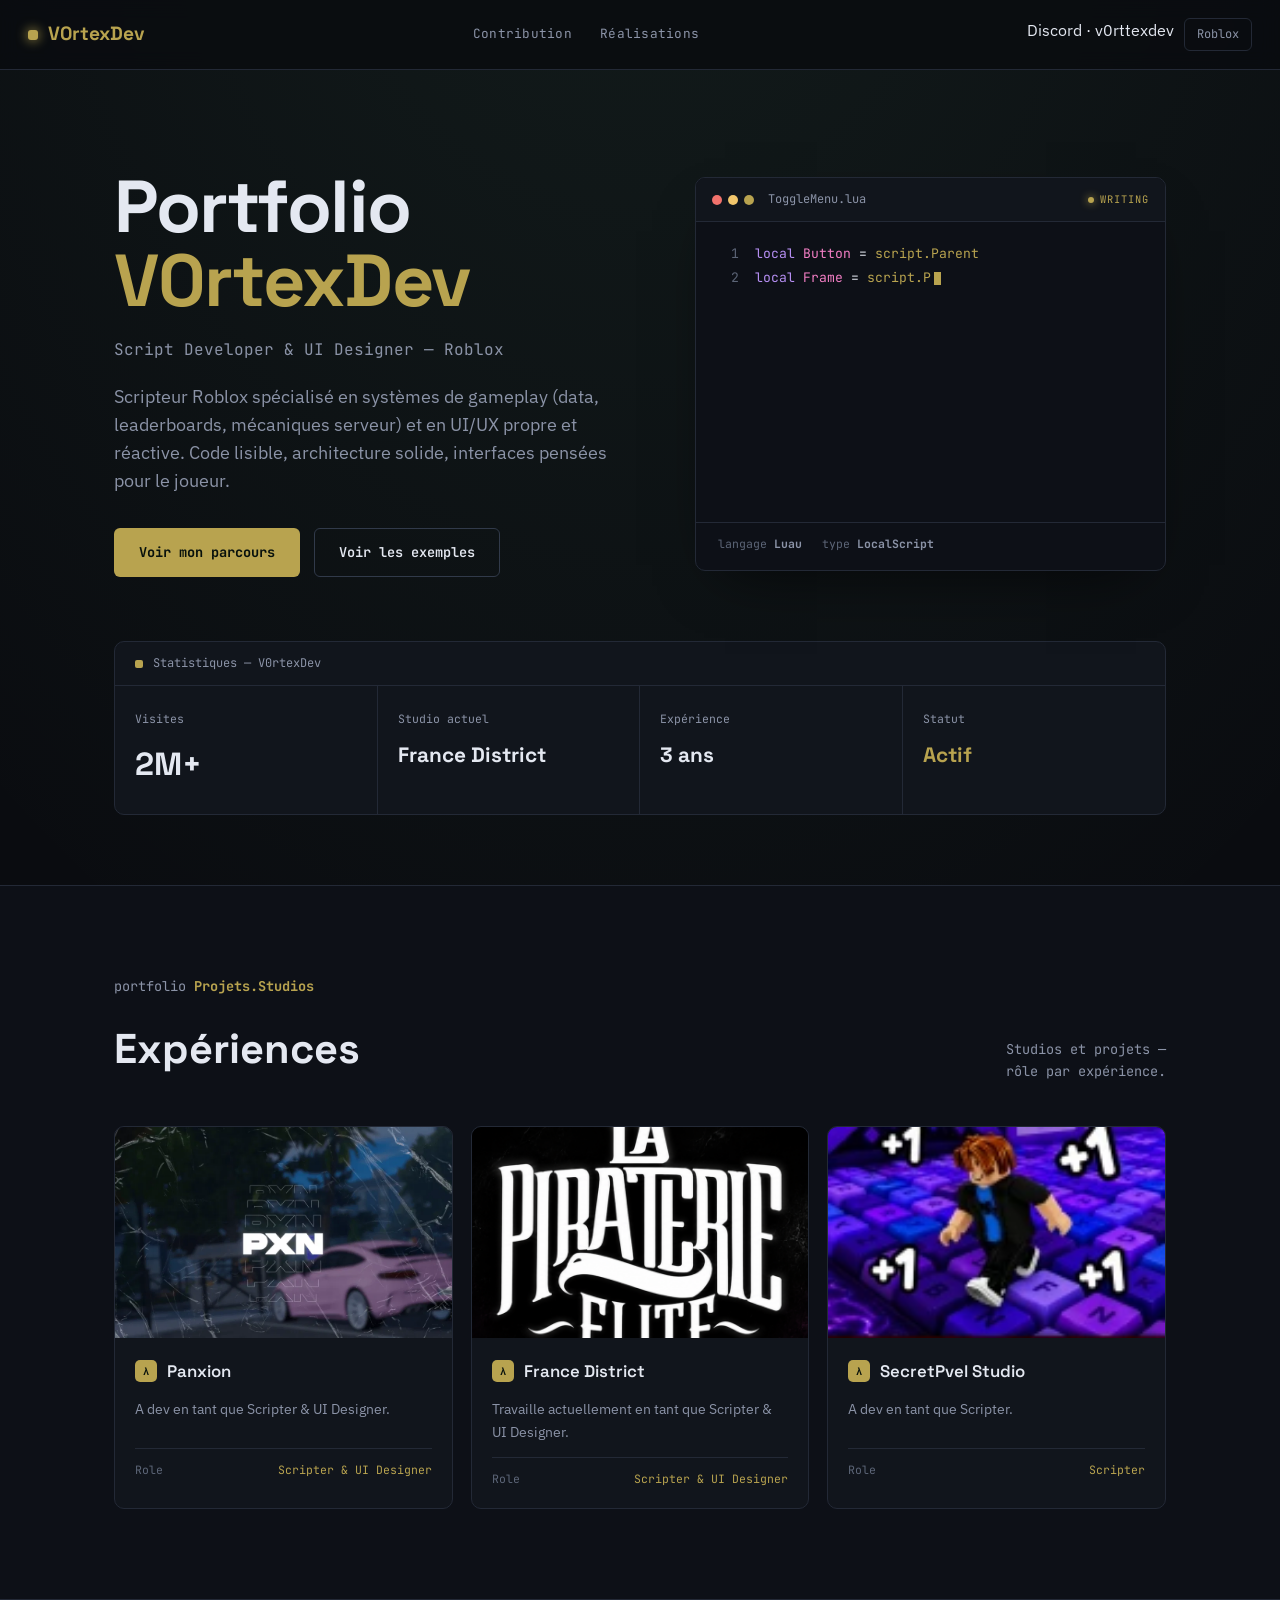
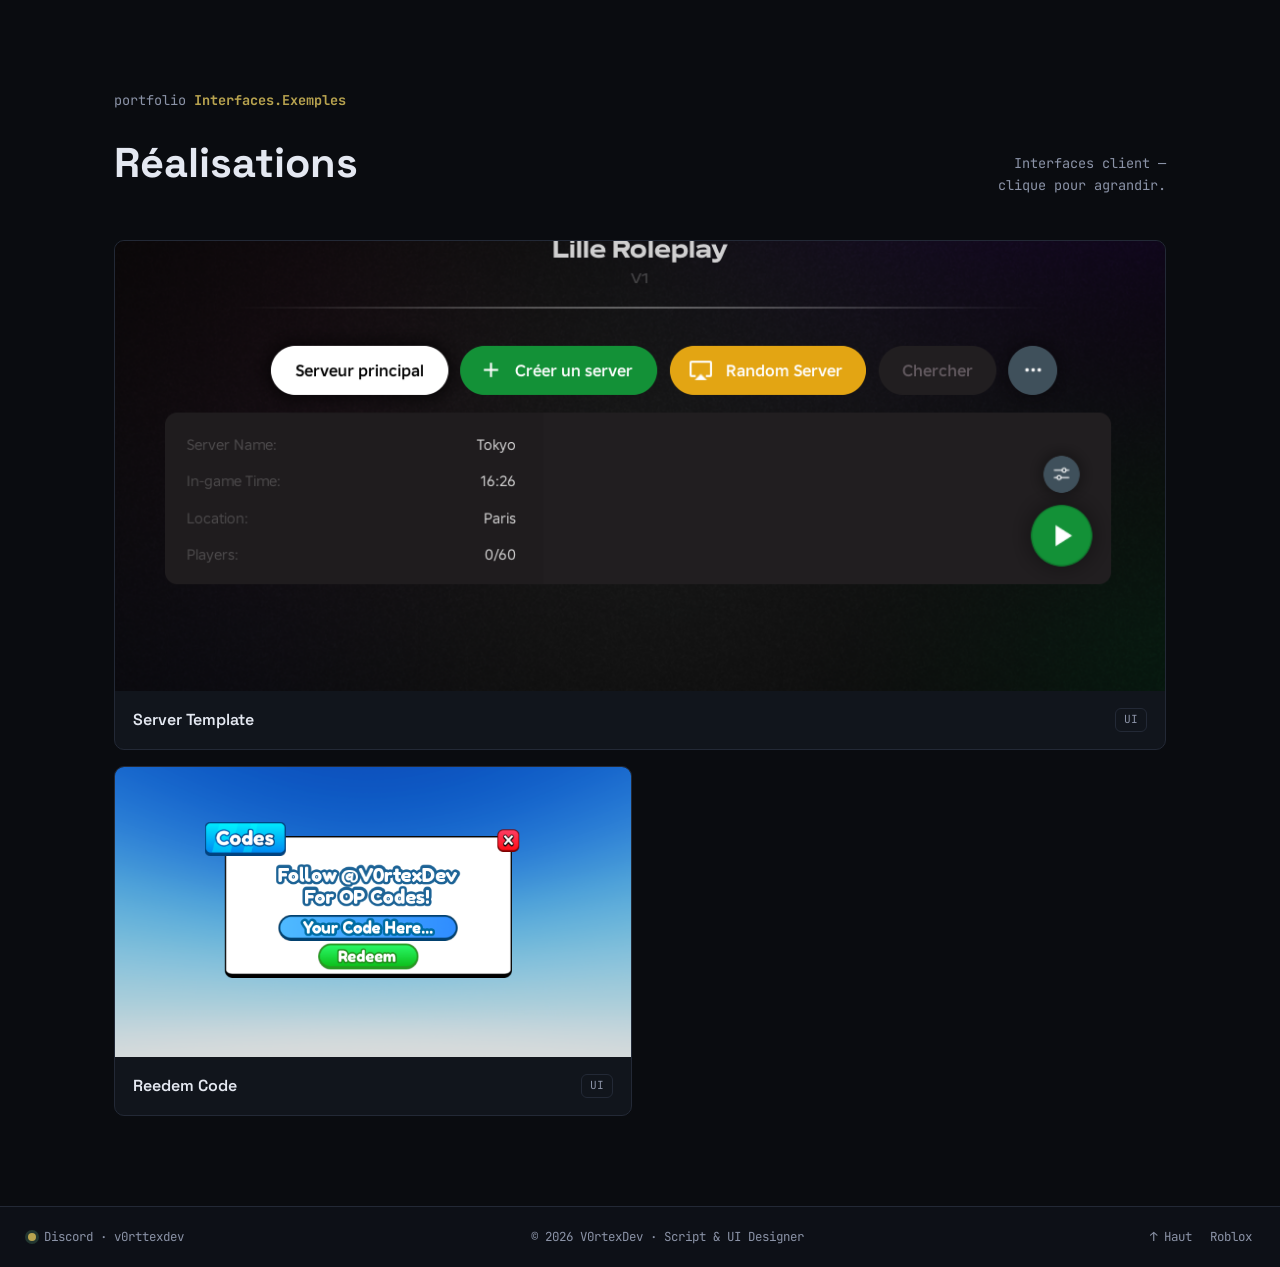
<file: index.html>
<!DOCTYPE html><html lang="fr"><head><meta charset="UTF-8">
<meta name="viewport" content="width=device-width, initial-scale=1.0">
<title>V0rtexDev</title>
<meta name="description" content="Portfolio V0rtexDev">
<link rel="preconnect" href="https://fonts.googleapis.com/">
<link rel="preconnect" href="https://fonts.gstatic.com/" crossorigin="">
<link href="https://fonts.googleapis.com/css2?family=Space+Grotesk:wght@400;500;600;700&family=IBM+Plex+Sans:wght@400;500;600&family=JetBrains+Mono:wght@400;500;700&display=swap" rel="stylesheet">
<link rel="stylesheet" href="style.css">
<style>
  /* Styles pour la modale d'agrandissement des images */
  .lightbox-modal {
    display: none;
    position: fixed;
    z-index: 9999;
    top: 0;
    left: 0;
    width: 100%;
    height: 100%;
    background-color: rgba(0, 0, 0, 0.85);
    backdrop-filter: blur(5px);
    justify-content: center;
    align-items: center;
    overflow: hidden;
  }
  .lightbox-modal.active {
    display: flex;
  }
  .lightbox-content {
    max-width: 90%;
    max-height: 90%;
    object-fit: contain;
    border-radius: 8px;
    box-shadow: 0 10px 30px rgba(0,0,0,0.5);
    cursor: zoom-in;
    transition: transform 0.2s ease;
  }
  .lightbox-close {
    position: absolute;
    top: 25px;
    right: 35px;
    color: #fff;
    font-size: 40px;
    font-weight: bold;
    cursor: pointer;
    background: none;
    border: none;
    z-index: 10000;
  }
  .clip-preview img {
    cursor: pointer;
    transition: transform 0.3s ease;
  }
  .clip-preview img:hover {
    transform: scale(1.02);
  }
</style>
</head>
<body>

<header>
  <a class="brand" href="#top"><span class="dot"></span>V0rtexDev</a>
  <nav class="top-nav">
    <a href="#Contribution">Contribution</a>
    <a href="#ui">Réalisations</a>
  </nav>
  <div class="socials">
    <div class="social-tag" style="cursor: default; user-select: text;">Discord · v0rttexdev</div>
    <a href="https://www.roblox.com/fr/users/8784658471/profile" target="_blank" rel="noopener">Roblox</a>
  </div>
</header>

<section class="hero" id="top">
  <div class="container">
    <div class="hero-grid">
      <div class="hero-intro reveal in">
        <h1>Portfolio<br><em>V0rtexDev</em></h1>
        <p class="role">Script Developer &amp; UI Designer — Roblox</p>
        <p class="bio">Scripteur Roblox spécialisé en systèmes de gameplay (data, leaderboards, mécaniques serveur) et en UI/UX propre et réactive. Code lisible, architecture solide, interfaces pensées pour le joueur.</p>
        <div class="cta-row">
          <a class="btn btn-primary" href="#Contribution">Voir mon parcours</a>
          <a class="btn btn-ghost" href="#ui">Voir les exemples</a>
        </div>
      </div>

      <div class="terminal">
        <div class="term-bar">
          <div class="term-dots"><span></span><span></span><span></span></div>
          <span class="term-file">ToggleMenu.lua</span>
          <span class="term-status"><span class="blip"></span>WRITING</span>
        </div>
        <div class="term-body" id="typeTarget"></div>
        <div class="term-foot">
          <span>langage <b>Luau</b></span>
          <span>type <b>LocalScript</b></span>
        </div>
      </div>
    </div>

    <div class="stats reveal in">
      <div class="stats-head"><span class="dot" style="width:8px;height:8px;border-radius:2px;background:var(--accent);"></span> Statistiques — V0rtexDev</div>
      <div class="stats-grid">
        <div class="stat"><div class="stat-name">Visites</div><div class="stat-value">2M+</div></div>
        <div class="stat"><div class="stat-name">Studio actuel</div><div class="stat-value" style="font-size:1.3rem;">France District</div></div>
        <div class="stat"><div class="stat-name">Expérience</div><div class="stat-value" style="font-size:1.3rem;">3 ans</div></div>
        <div class="stat"><div class="stat-name">Statut</div><div class="stat-value" style="font-size:1.3rem;color:var(--accent);">Actif</div></div>
      </div>
    </div>
  </div>
</section>

<section class="section section-alt" id="Contribution">
  <div class="container">
    <div class="sec-head reveal">
      <div>
        <div class="path">portfolio <b>Projets.Studios</b></div>
        <h2 class="sec-title">Expériences</h2>
      </div>
      <p class="sec-note">Studios et projets —<br>rôle par expérience.</p>
    </div>
    <div class="grid-3">
      <div class="exp-card">
        <div class="exp-cover"><img src="panxion.png" alt="Panxion"></div>
        <div class="exp-body">
          <div class="card-title-row"><span class="card-icon">λ</span><span class="card-name">Panxion</span></div>
          <p class="card-desc">A dev en tant que Scripter &amp; UI Designer.</p>
          <div class="card-meta"><span class="k">Role</span><span class="v">Scripter &amp; UI Designer</span></div>
        </div>
      </div>
      <div class="exp-card">
        <div class="exp-cover"><img src="france-district.png" alt="France District"></div>
        <div class="exp-body">
          <div class="card-title-row"><span class="card-icon">λ</span><span class="card-name">France District</span></div>
          <p class="card-desc">Travaille actuellement en tant que Scripter &amp; UI Designer.</p>
          <div class="card-meta"><span class="k">Role</span><span class="v">Scripter &amp; UI Designer</span></div>
        </div>
      </div>
      <div class="exp-card">
        <div class="exp-cover"><img src="secretpvel.png" alt="SecretPvel Studio"></div>
        <div class="exp-body">
          <div class="card-title-row"><span class="card-icon">λ</span><span class="card-name">SecretPvel Studio</span></div>
          <p class="card-desc">A dev en tant que Scripter.</p>
          <div class="card-meta"><span class="k">Role</span><span class="v">Scripter</span></div>
        </div>
      </div>
    </div>
  </div>
</section>

<section class="section" id="ui">
  <div class="container">
    <div class="sec-head reveal">
      <div>
        <div class="path">portfolio <b>Interfaces.Exemples</b></div>
        <h2 class="sec-title">Réalisations</h2>
      </div>
      <p class="sec-note">Interfaces client —<br>clique pour agrandir.</p>
    </div>
    <div class="grid-2">
      <div class="clip wide">
        <div class="clip-preview"><img src="server-template.png" alt="Server Template"></div>
        <div class="clip-body"><span class="clip-title">Server Template</span><span class="clip-tags"><span class="clip-tag">UI</span></span></div>
      </div>
      <div class="clip">
        <div class="clip-preview"><img src="redeem-code.png" alt="Reedem Code"></div>
        <div class="clip-body"><span class="clip-title">Reedem Code</span><span class="clip-tags"><span class="clip-tag">UI</span></span></div>
      </div>
    </div>
  </div>
</section>

<!-- Modale lightbox pour agrandir et zoomer l'image -->
<div class="lightbox-modal" id="lightboxModal">
  <button class="lightbox-close" id="lightboxClose">&times;</button>
  <img class="lightbox-content" id="lightboxImg" alt="Agrandissement">
</div>

<footer>
  <span class="status"><span class="dot"></span>Discord · v0rttexdev</span>
  <span>© 2026 V0rtexDev · Script &amp; UI Designer</span>
  <nav>
    <a href="#top">↑ Haut</a>
    <a href="https://www.roblox.com/fr/users/8784658471/profile" target="_blank" rel="noopener">Roblox</a>
  </nav>
</footer>

<script>
const revealEls = document.querySelectorAll('.reveal');
new IntersectionObserver((entries)=>{entries.forEach(e=>{if(e.isIntersecting)e.target.classList.add('in');});},{threshold:.12}).observe ? revealEls.forEach(el=>{new IntersectionObserver((es)=>{es.forEach(e=>{if(e.isIntersecting)e.target.classList.add('in');});},{threshold:.12}).observe(el);}) : null;

const lines = [
  [['tok-kw','local '],['tok-type','Button'],['tok-plain',' = '],['tok-fn','script.Parent']],
  [['tok-kw','local '],['tok-type','Frame'],['tok-plain',' = '],['tok-fn','script.Parent.Parent.Frame']],
  [['tok-kw','local '],['tok-prop','isOpen'],['tok-plain',' = '],['tok-kw','false']],
  [],
  [['tok-kw','local function '],['tok-fn','ToggleMenu'],['tok-plain','()']],
  [['tok-plain','     '],['tok-prop','isOpen'],['tok-plain',' = '],['tok-kw','not '],['tok-prop','isOpen']],
  [['tok-plain','     '],['tok-type','Frame'],['tok-plain','.'],['tok-prop','Visible'],['tok-plain',' = '],['tok-prop','isOpen']],
  [['tok-kw','end']],
  [],
  [['tok-type','Button'],['tok-plain','.'],['tok-fn','MouseButton1Click'],['tok-plain',':'],['tok-fn','Connect'],['tok-plain','('],['tok-fn','ToggleMenu'],['tok-plain',')']]
];

const target = document.getElementById('typeTarget');
let li = 0, ci = 0;

function renderPartial() {
  target.innerHTML = '';
  for (let i = 0; i < li; i++) {
    const div = document.createElement('div');
    div.className = 'ln';
    const num = document.createElement('span'); num.className='ln-num'; num.textContent = i+1;
    const code = document.createElement('span'); code.className='ln-code';
    lines[i].forEach(([cls,txt])=>{ const s=document.createElement('span'); s.className=cls; s.textContent=txt; code.appendChild(s); });
    div.appendChild(num); div.appendChild(code); target.appendChild(div);
  }
  if (li < lines.length) {
    const div = document.createElement('div');
    div.className = 'ln';
    const num = document.createElement('span'); num.className='ln-num'; num.textContent = li+1;
    const code = document.createElement('span'); code.className='ln-code';
    let acc = 0;
    for (const [cls,txt] of lines[li]) {
      if (ci <= acc) break;
      const take = Math.min(txt.length, ci - acc);
      if (take > 0) { const s=document.createElement('span'); s.className=cls; s.textContent = txt.slice(0,take); code.appendChild(s); }
      acc += txt.length;
    }
    const cursor = document.createElement('span'); cursor.className='typing-cursor';
    code.appendChild(cursor);
    div.appendChild(num); div.appendChild(code); target.appendChild(div);
  }
}

function typeLoop() {
  const lineLen = lines[li] ? lines[li].reduce((a,[,t])=>a+t.length,0) : 0;
  if (li >= lines.length) {
    setTimeout(()=>{ li=0; ci=0; renderPartial(); typeLoop(); }, 1800);
    return;
  }
  if (ci < lineLen) {
    ci++;
    renderPartial();
    setTimeout(typeLoop, 18 + Math.random()*30);
  } else {
    li++; ci=0;
    renderPartial();
    setTimeout(typeLoop, 220);
  }
}
renderPartial();
typeLoop();

/* Gestion du clic pour agrandir et du zoom sur l'image */
const modal = document.getElementById('lightboxModal');
const modalImg = document.getElementById('lightboxImg');
const closeBtn = document.getElementById('lightboxClose');
const previewImages = document.querySelectorAll('.clip-preview img');

let isZoomed = false;

previewImages.forEach(img => {
  img.addEventListener('click', () => {
    if (img.src && img.src !== window.location.href) {
      modal.classList.add('active');
      modalImg.src = img.src;
      isZoomed = false;
      modalImg.style.transform = 'scale(1)';
      modalImg.style.cursor = 'zoom-in';
    }
  });
});

function closeModal() {
  modal.classList.remove('active');
  modalImg.src = '';
  isZoomed = false;
  modalImg.style.transform = 'scale(1)';
}

closeBtn.addEventListener('click', closeModal);
modal.addEventListener('click', (e) => {
  if (e.target === modal) {
    closeModal();
  }
});

/* Fonction pour zoomer/dézoomer au clic dans la modale */
modalImg.addEventListener('click', () => {
  if (!isZoomed) {
    modalImg.style.transform = 'scale(2)';
    modalImg.style.cursor = 'zoom-out';
    isZoomed = true;
  } else {
    modalImg.style.transform = 'scale(1)';
    modalImg.style.cursor = 'zoom-in';
    isZoomed = false;
  }
});
</script>

</body></html>
</file>
<file: style.css>
@charset "utf-8";

*, ::before, ::after { box-sizing: border-box; margin: 0; padding: 0; }

:root {
  --bg: #0a0c10;
  --bg-2: #0d1017;
  --panel: #11151c;
  --panel-2: #161b24;
  --line: #232936;
  --line-2: #313a4a;
  --text: #e4e8f1;
  --text-2: #8b93a7;
  --muted: #5c6577;
  --accent: #b8a34f;
  --accent-2: #b8a34f;
  --purple: #b58ef2;
  --pink: #f27ec4;
  --font-display: 'Space Grotesk', system-ui, sans-serif;
  --font-mono: 'JetBrains Mono', ui-monospace, monospace;
  --font-body: 'IBM Plex Sans', system-ui, sans-serif;
  --radius: 10px;
  --radius-sm: 6px;
  --ease: cubic-bezier(.16,1,.3,1);
}

html { scroll-behavior: smooth; }

body {
  background: var(--bg);
  color: var(--text);
  font-family: var(--font-body);
  line-height: 1.6;
  overflow-x: hidden;
  background-image:
    radial-gradient(ellipse 80% 50% at 50% -10%, rgba(126,224,168,0.08), transparent);
}

a { color: var(--accent); text-decoration: none; transition: .2s; }
a:hover { color: var(--text); }
img { max-width: 100%; display: block; }
::selection { background: rgba(126,224,168,.25); }

.container { max-width: 1100px; margin: 0 auto; padding: 0 24px; }

/* HEADER */
header {
  display: flex; justify-content: space-between; align-items: center;
  padding: 18px 28px; border-bottom: 1px solid var(--line);
  position: sticky; top: 0; background: rgba(10,12,16,.85);
  backdrop-filter: blur(10px); z-index: 100;
}
.brand { display:flex; align-items:center; gap:10px; font-family: var(--font-display); font-weight:700; font-size:1.2rem; }
.brand .dot { width:10px; height:10px; border-radius:3px; background: var(--accent); box-shadow: 0 0 12px var(--accent); }
.top-nav { display:flex; gap:28px; }
.top-nav a { font-family: var(--font-mono); font-size:.8rem; color: var(--text-2); letter-spacing:.02em; }
.top-nav a:hover { color: var(--accent); }
.socials { display:flex; gap:10px; }
.socials a { font-family: var(--font-mono); font-size:.75rem; color: var(--text-2); padding:6px 12px; border:1px solid var(--line); border-radius: var(--radius-sm); }
.socials a:hover { border-color: var(--accent); color: var(--accent); }

/* HERO */
.hero { padding: 100px 0 70px; position: relative; }
.hero-grid { display:grid; grid-template-columns: 1.05fr .95fr; gap:60px; align-items:center; }
.path { font-family: var(--font-mono); font-size:.85rem; color: var(--text-2); margin-bottom:18px; display:flex; gap:8px; align-items:center;}
.path b { color: var(--accent); }
.hero h1 { font-family: var(--font-display); font-size: clamp(2.6rem,6vw,4.6rem); font-weight:700; line-height:1; letter-spacing:-.02em; margin-bottom:20px; }
.hero h1 em { font-style: normal; color: var(--accent); }
.role { font-family: var(--font-mono); font-size:1rem; color: var(--text-2); margin-bottom:20px; }
.bio { font-size:1.1rem; color: var(--text-2); max-width:46ch; margin-bottom:32px; }

.cta-row { display:flex; gap:14px; flex-wrap:wrap; }
.btn { display:inline-flex; align-items:center; gap:8px; font-family: var(--font-mono); font-size:.85rem; font-weight:600; padding:13px 24px; border-radius: var(--radius-sm); border:1px solid transparent; cursor:pointer; transition:.2s; }
.btn-primary { background: var(--accent); color:#08110c; font-weight:700; }
.btn-primary:hover { background:#93eab8; }
.btn-ghost { border-color: var(--line-2); color: var(--text); }
.btn-ghost:hover { border-color: var(--accent); color: var(--accent); }

/* TERMINAL / TYPING ANIMATION */
.terminal { background: var(--bg-2); border:1px solid var(--line); border-radius: var(--radius); overflow:hidden; box-shadow: 0 24px 60px -30px rgba(0,0,0,.8); }
.term-bar { display:flex; align-items:center; gap:10px; padding:12px 16px; border-bottom:1px solid var(--line); background: var(--panel); }
.term-dots { display:flex; gap:6px; }
.term-dots span { width:10px; height:10px; border-radius:50%; background: var(--line-2); }
.term-dots span:nth-child(1){ background:#f2726c; }
.term-dots span:nth-child(2){ background:#f2c66c; }
.term-dots span:nth-child(3){ background:#b8a34f; }
.term-file { margin-left:4px; font-family: var(--font-mono); font-size:.75rem; color: var(--text-2); }
.term-status { margin-left:auto; font-family: var(--font-mono); font-size:.65rem; color: var(--accent); display:flex; align-items:center; gap:6px; letter-spacing:.1em; }
.term-status .blip { width:6px; height:6px; border-radius:50%; background: var(--accent); box-shadow:0 0 8px var(--accent); animation: blink 1.4s infinite; }
@keyframes blink { 0%,100%{opacity:1} 50%{opacity:.25} }

.term-body { padding: 20px 22px 24px; font-family: var(--font-mono); font-size:.82rem; line-height:1.85; min-height: 300px; }
.term-body .ln { display:flex; gap:16px; }
.term-body .ln-num { color: var(--muted); width:1.6em; text-align:right; flex-shrink:0; user-select:none; }
.term-body .ln-code { white-space:pre; }
.tok-kw { color: var(--purple); }
.tok-fn { color: var(--accent); }
.tok-str { color: #e0c073; }
.tok-type { color: var(--pink); }
.tok-prop { color:#7fb4f2; }
.tok-com { color: var(--muted); }
.tok-plain { color: var(--text); }

.typing-cursor { display:inline-block; width:7px; height:1em; background: var(--accent); margin-left:3px; vertical-align:middle; animation: caret 0.9s steps(1) infinite; }
@keyframes caret { 0%,50%{opacity:1} 51%,100%{opacity:0} }

.term-foot { display:flex; gap:20px; padding:12px 22px 16px; border-top:1px solid var(--line); font-family: var(--font-mono); font-size:.72rem; color: var(--muted); }
.term-foot b { color: var(--text-2); }

/* STATS */
.stats { margin-top:64px; background: var(--panel); border:1px solid var(--line); border-radius: var(--radius); }
.stats-head { display:flex; align-items:center; gap:10px; padding:12px 20px; border-bottom:1px solid var(--line); font-family: var(--font-mono); font-size:.75rem; color: var(--text-2); }
.stats-grid { display:grid; grid-template-columns:repeat(4,1fr); }
.stat { padding:24px 20px; border-right:1px solid var(--line); }
.stat:last-child { border-right:none; }
.stat-name { font-family: var(--font-mono); font-size:.72rem; color: var(--text-2); margin-bottom:10px; }
.stat-value { font-family: var(--font-display); font-size:2rem; font-weight:700; }

/* SECTIONS */
.section { padding: 90px 0; }
.section-alt { background: var(--bg-2); border-top:1px solid var(--line); border-bottom:1px solid var(--line); }
.sec-head { display:flex; justify-content:space-between; align-items:flex-end; flex-wrap:wrap; gap:20px; margin-bottom:44px; }
.sec-title { font-family: var(--font-display); font-size: clamp(1.8rem,4vw,2.6rem); font-weight:700; margin-top:10px; }
.sec-note { font-family: var(--font-mono); font-size:.85rem; color: var(--text-2); text-align:right; }

.grid-3 { display:grid; grid-template-columns:repeat(3,1fr); gap:18px; }
.card { background: var(--panel); border:1px solid var(--line); border-radius: var(--radius); padding:24px; transition:.25s var(--ease); }
.card:hover { border-color: var(--accent); transform: translateY(-3px); }
.card-title-row { display:flex; align-items:center; gap:10px; margin-bottom:12px; }
.card-icon { width:22px; height:22px; border-radius:5px; background: var(--accent); display:flex; align-items:center; justify-content:center; font-family: var(--font-mono); font-size:.65rem; font-weight:700; color:#08110c; flex-shrink:0; }
.card-name { font-family: var(--font-display); font-weight:600; font-size:1.05rem; }
.card-desc { color: var(--text-2); font-size:.9rem; margin-bottom:16px; min-height:2.6em; }
.card-meta { display:flex; justify-content:space-between; font-family: var(--font-mono); font-size:.72rem; padding-top:12px; border-top:1px solid var(--line); }
.card-meta .k { color: var(--muted); }
.card-meta .v { color: var(--accent); }

.grid-2 { display:grid; grid-template-columns:repeat(2,1fr); gap:16px; }

/* EXPERIENCE CARDS */
.exp-card { background: var(--panel); border:1px solid var(--line); border-radius: var(--radius); overflow:hidden; transition:.25s var(--ease); }
.exp-card:hover { border-color: var(--accent); transform: translateY(-3px); }
.exp-cover { aspect-ratio: 16/10; background: var(--panel-2); overflow:hidden; }
.exp-cover img { width:100%; height:100%; object-fit:cover; }
.exp-body { padding:20px; }
.exp-body .card-desc { margin-bottom:14px; }
.clip { background: var(--panel); border:1px solid var(--line); border-radius: var(--radius); overflow:hidden; cursor:pointer; transition:.25s var(--ease); }
.clip:hover { border-color: var(--accent); transform: translateY(-3px); }
.clip.wide { grid-column:1/-1; }
.clip-preview { aspect-ratio:16/9; background: var(--panel-2); }
.clip.wide .clip-preview { aspect-ratio:21/9; }
.clip-preview img { width:100%; height:100%; object-fit:cover; }
.clip-body { padding:16px 18px; display:flex; justify-content:space-between; align-items:center; flex-wrap:wrap; gap:10px; }
.clip-title { font-family: var(--font-display); font-weight:600; }
.clip-tags { display:flex; gap:6px; flex-wrap:wrap; }
.clip-tag { font-family: var(--font-mono); font-size:.7rem; color: var(--text-2); border:1px solid var(--line); border-radius: var(--radius-sm); padding:2px 8px; }

/* FOOTER */
footer {
  border-top:1px solid var(--line); background: var(--bg-2);
  padding:20px 28px; display:flex; justify-content:space-between; align-items:center;
  flex-wrap:wrap; gap:14px; font-family: var(--font-mono); font-size:.78rem; color: var(--text-2);
}
.status { display:flex; align-items:center; gap:8px; }
.status .dot { width:8px; height:8px; border-radius:50%; background: var(--accent); box-shadow:0 0 0 3px rgba(126,224,168,.18); }
footer nav { display:flex; gap:18px; }
footer nav a { color: var(--text-2); }
footer nav a:hover { color: var(--accent); }

.reveal { opacity:0; transform: translateY(16px); transition: .6s var(--ease); }
.reveal.in { opacity:1; transform:none; }

@media (max-width: 900px) {
  .hero-grid { grid-template-columns:1fr; }
  .stats-grid { grid-template-columns:repeat(2,1fr); }
  .grid-3 { grid-template-columns:repeat(2,1fr); }
}
@media (max-width: 640px) {
  header { flex-wrap:wrap; gap:10px; }
  .stats-grid, .grid-3, .grid-2 { grid-template-columns:1fr; }
  .sec-note { text-align:left; }
  .clip.wide .clip-preview { aspect-ratio:16/9; }
}
</file>
